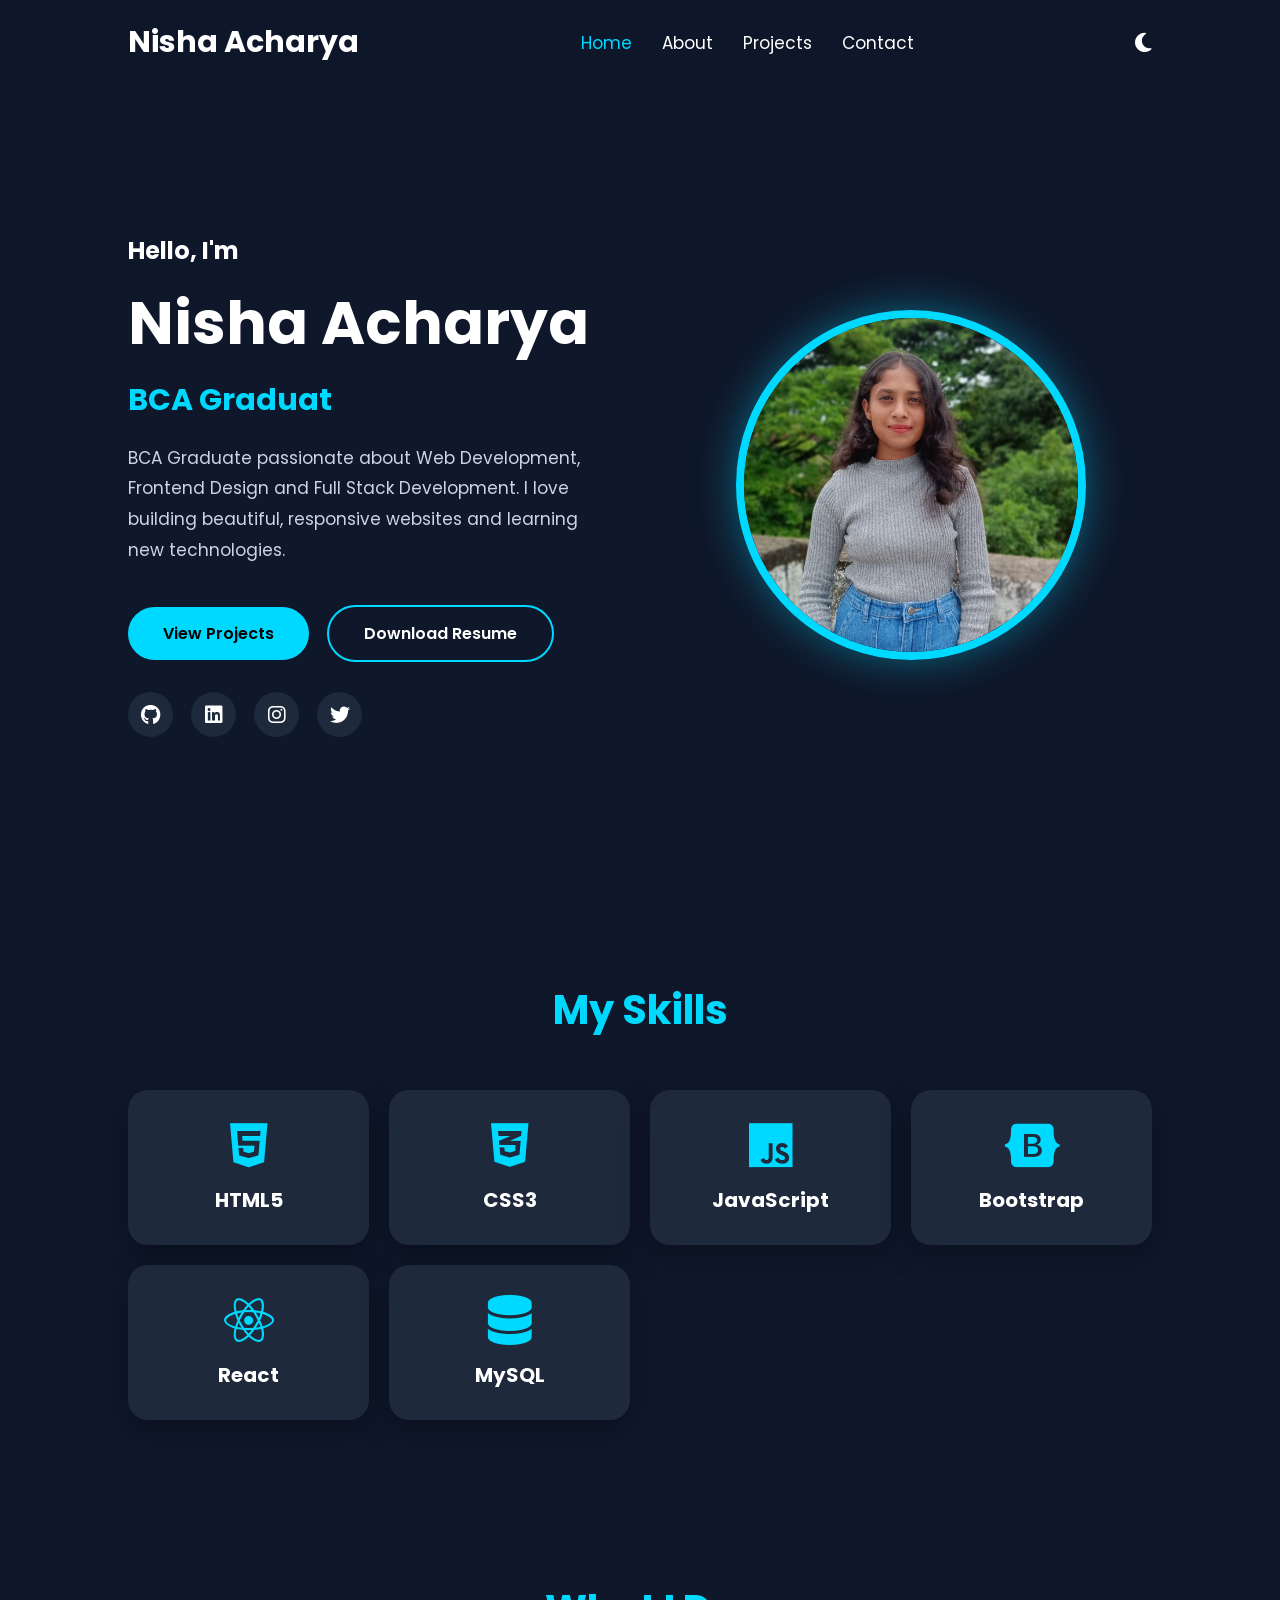
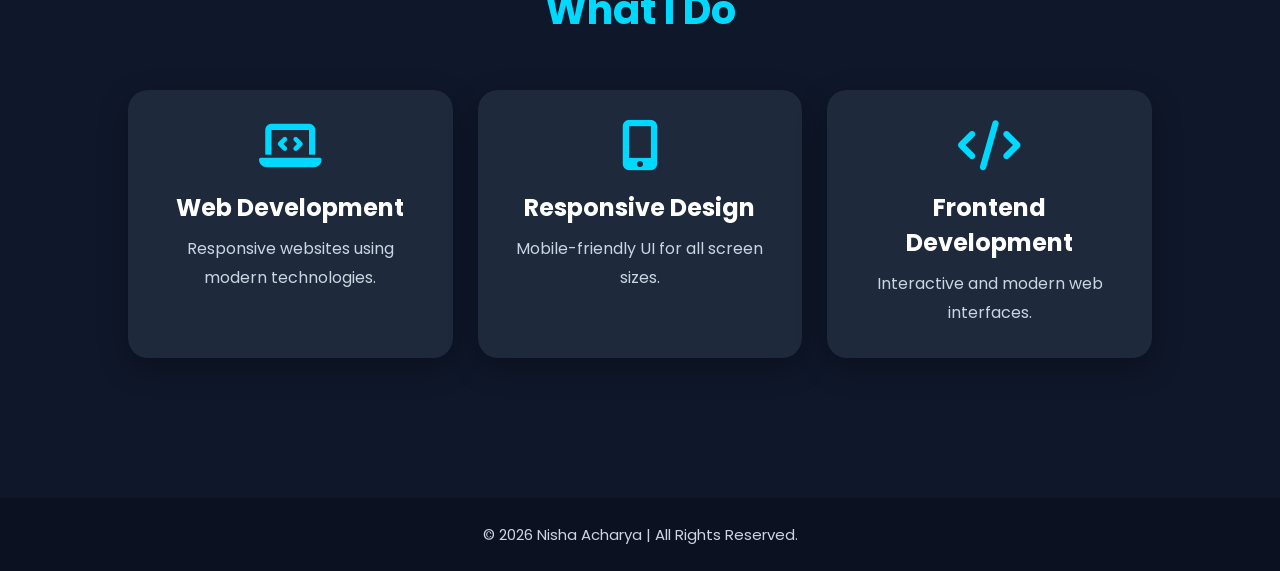
<file: index.html>
<!DOCTYPE html>
<html lang="en">

<head>
    <meta charset="UTF-8">
    <meta name="viewport" content="width=device-width, initial-scale=1.0">
    <title>Nisha Acharya | Portfolio</title>

    <!-- CSS -->
    <link rel="stylesheet" href="css/style.css">

    <!-- Font Awesome -->
    <link rel="stylesheet"
        href="https://cdnjs.cloudflare.com/ajax/libs/font-awesome/6.5.2/css/all.min.css">

    <!-- Google Fonts -->
    <link href="https://fonts.googleapis.com/css2?family=Poppins:wght@300;400;500;600;700&display=swap"
        rel="stylesheet">
</head>

<body>

    <!-- Header -->
    <header class="header">

        <a href="index.html" class="logo">
            Nisha Acharya<span></span>
        </a>

        <nav class="navbar">

            <a href="index.html" class="active">Home</a>
            <a href="about.html">About</a>
            <a href="projects.html">Projects</a>
            <a href="contact.html">Contact</a>

        </nav>

        <div class="icons">

            <i class="fas fa-moon" id="theme-btn"></i>

            <i class="fas fa-bars" id="menu-btn"></i>

        </div>

    </header>

    <!-- Hero Section -->

    <section class="home">

        <div class="content">

            <h3>Hello, I'm</h3>

            <h1>Nisha Acharya</h1>

            <h2>
                <span id="typing"></span>
            </h2>

            <p>

                BCA Graduate passionate about Web Development,
                Frontend Design and Full Stack Development.
                I love building beautiful, responsive websites
                and learning new technologies.

            </p>

            <div class="buttons">

                <a href="projects.html" class="btn">
                    View Projects
                </a>

                <a href="assets/resume.pdf" class="btn2" download>
                    Download Resume
                </a>

            </div>

            <div class="social">

                <a href="#"><i class="fab fa-github"></i></a>

                <a href="#"><i class="fab fa-linkedin"></i></a>

                <a href="#"><i class="fab fa-instagram"></i></a>

                <a href="#"><i class="fab fa-twitter"></i></a>

            </div>

        </div>

        <div class="image">

            <img src="images/profile.jpg" alt="Profile">

        </div>

    </section>

    <!-- Skills -->

    <section class="skills">

        <h2 class="heading">
            My Skills
        </h2>

        <div class="skill-container">

            <div class="skill-box">
                <i class="fab fa-html5"></i>
                <h3>HTML5</h3>
            </div>

            <div class="skill-box">
                <i class="fab fa-css3-alt"></i>
                <h3>CSS3</h3>
            </div>

            <div class="skill-box">
                <i class="fab fa-js"></i>
                <h3>JavaScript</h3>
            </div>

            <div class="skill-box">
                <i class="fab fa-bootstrap"></i>
                <h3>Bootstrap</h3>
            </div>

            <div class="skill-box">
                <i class="fab fa-react"></i>
                <h3>React</h3>
            </div>

            <div class="skill-box">
                <i class="fas fa-database"></i>
                <h3>MySQL</h3>
            </div>

        </div>

    </section>

    <!-- Services -->

    <section class="services">

        <h2 class="heading">
            What I Do
        </h2>

        <div class="service-container">

            <div class="service-box">

                <i class="fas fa-laptop-code"></i>

                <h3>Web Development</h3>

                <p>

                    Responsive websites using modern technologies.

                </p>

            </div>

            <div class="service-box">

                <i class="fas fa-mobile-alt"></i>

                <h3>Responsive Design</h3>

                <p>

                    Mobile-friendly UI for all screen sizes.

                </p>

            </div>

            <div class="service-box">

                <i class="fas fa-code"></i>

                <h3>Frontend Development</h3>

                <p>

                    Interactive and modern web interfaces.

                </p>

            </div>

        </div>

    </section>

    <!-- Footer -->

    <footer>

        <p>

            © 2026 Nisha Acharya | All Rights Reserved.

        </p>

    </footer>

    <!-- JavaScript -->

    <script src="js/script.js"></script>

</body>

</html>
</file>
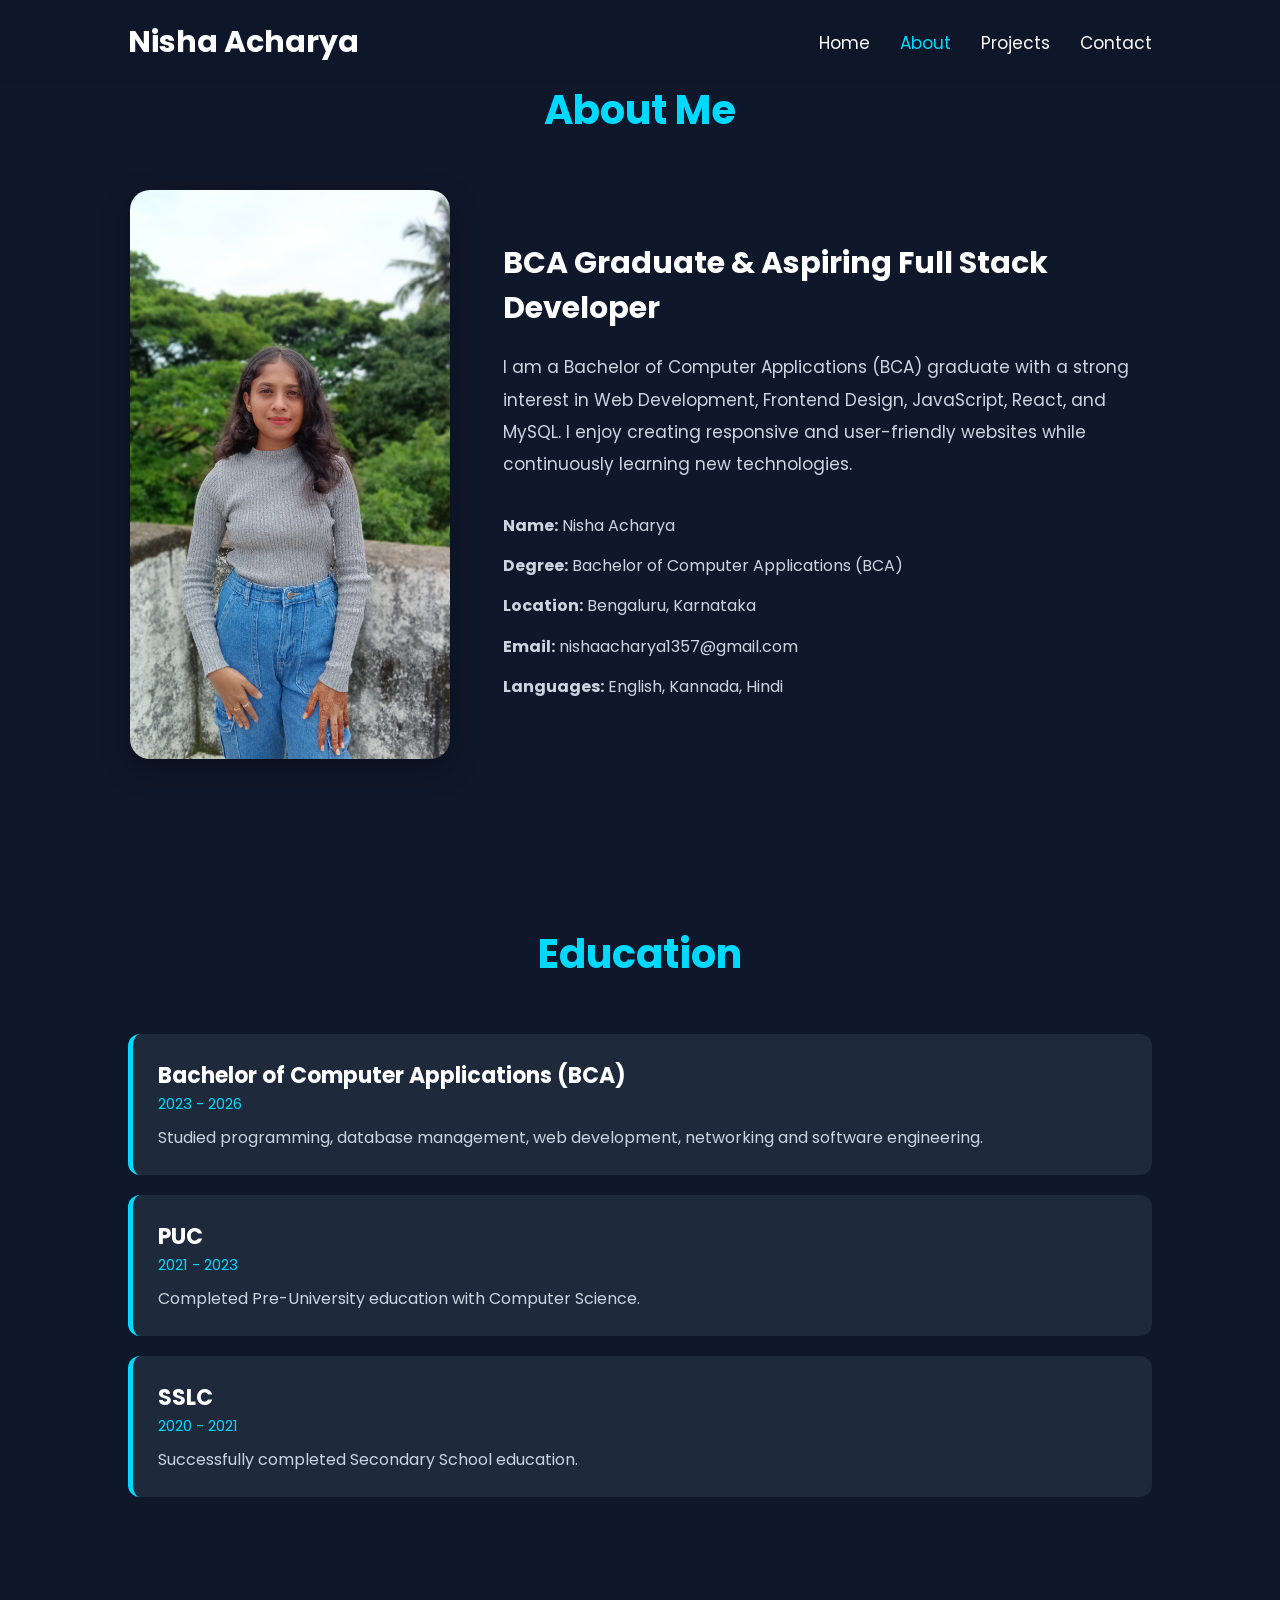
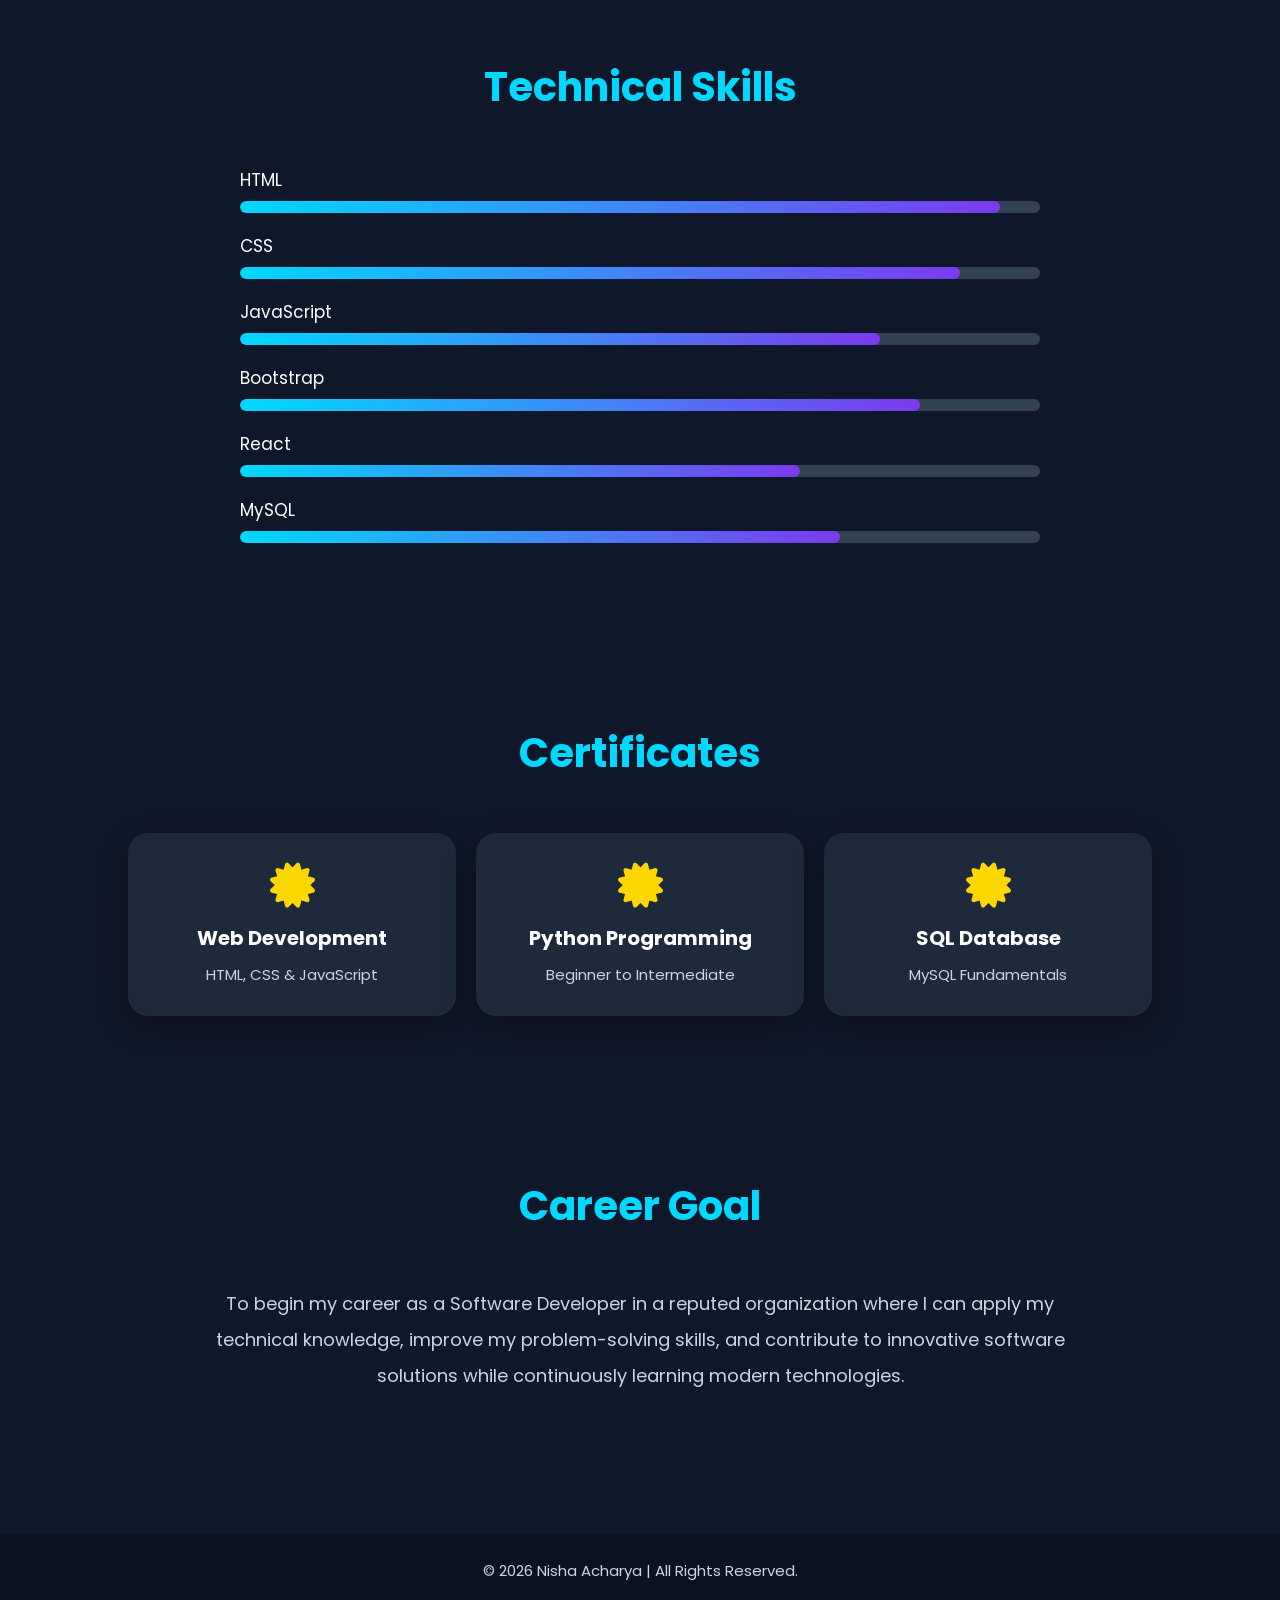
<file: about.html>
<!DOCTYPE html>
<html lang="en">

<head>
    <meta charset="UTF-8">
    <meta name="viewport" content="width=device-width, initial-scale=1.0">
    <title>About | Nisha Acharya</title>

    <link rel="stylesheet" href="css/style.css">

    <link rel="stylesheet"
        href="https://cdnjs.cloudflare.com/ajax/libs/font-awesome/6.5.2/css/all.min.css">
</head>

<body>

<header class="header">

    <a href="index.html" class="logo">Nisha Acharya<span></span></a>

    <nav class="navbar">
        <a href="index.html">Home</a>
        <a href="about.html" class="active">About</a>
        <a href="projects.html">Projects</a>
        <a href="contact.html">Contact</a>
    </nav>

</header>

<section class="about-page">

    <h1 class="heading">About Me</h1>

    <div class="about-container">

        <div class="about-image">
            <img src="images/profile.jpg" alt="Profile">
        </div>

        <div class="about-content">

            <h2>BCA Graduate & Aspiring Full Stack Developer</h2>

            <p>
                I am a Bachelor of Computer Applications (BCA) graduate with a
                strong interest in Web Development, Frontend Design, JavaScript,
                React, and MySQL. I enjoy creating responsive and user-friendly
                websites while continuously learning new technologies.
            </p>

            <div class="personal-info">

                <p><strong>Name:</strong> Nisha Acharya</p>
                <p><strong>Degree:</strong> Bachelor of Computer Applications (BCA)</p>
                <p><strong>Location:</strong> Bengaluru, Karnataka</p>
                <p><strong>Email:</strong> nishaacharya1357@gmail.com</p>
                <p><strong>Languages:</strong> English, Kannada, Hindi</p>

            </div>

        </div>

    </div>

</section>

<section class="education">

    <h2 class="heading">Education</h2>

    <div class="timeline">

        <div class="timeline-box">
            <h3>Bachelor of Computer Applications (BCA)</h3>
            <span>2023 - 2026</span>
            <p>Studied programming, database management, web development, networking and software engineering.</p>
        </div>

        <div class="timeline-box">
            <h3>PUC</h3>
            <span>2021 - 2023</span>
            <p>Completed Pre-University education with Computer Science.</p>
        </div>

        <div class="timeline-box">
            <h3>SSLC</h3>
            <span>2020 - 2021</span>
            <p>Successfully completed Secondary School education.</p>
        </div>

    </div>

</section>

<section class="technical-skills">

<h2 class="heading">Technical Skills</h2>

<div class="skill-bars">

<div class="bar">
<p>HTML</p>
<div class="progress"><span style="width:95%"></span></div>
</div>

<div class="bar">
<p>CSS</p>
<div class="progress"><span style="width:90%"></span></div>
</div>

<div class="bar">
<p>JavaScript</p>
<div class="progress"><span style="width:80%"></span></div>
</div>

<div class="bar">
<p>Bootstrap</p>
<div class="progress"><span style="width:85%"></span></div>
</div>

<div class="bar">
<p>React</p>
<div class="progress"><span style="width:70%"></span></div>
</div>

<div class="bar">
<p>MySQL</p>
<div class="progress"><span style="width:75%"></span></div>
</div>

</div>

</section>

<section class="certificates">

<h2 class="heading">Certificates</h2>

<div class="certificate-container">

<div class="certificate-box">
<i class="fas fa-certificate"></i>
<h3>Web Development</h3>
<p>HTML, CSS & JavaScript</p>
</div>

<div class="certificate-box">
<i class="fas fa-certificate"></i>
<h3>Python Programming</h3>
<p>Beginner to Intermediate</p>
</div>

<div class="certificate-box">
<i class="fas fa-certificate"></i>
<h3>SQL Database</h3>
<p>MySQL Fundamentals</p>
</div>

</div>

</section>

<section class="goals">

<h2 class="heading">Career Goal</h2>

<p class="goal-text">

To begin my career as a Software Developer in a reputed organization where I can apply my technical knowledge, improve my problem-solving skills, and contribute to innovative software solutions while continuously learning modern technologies.

</p>

</section>

<footer>

<p>© 2026 Nisha Acharya | All Rights Reserved.</p>

</footer>

<script src="js/script.js"></script>

</body>

</html>
</file>
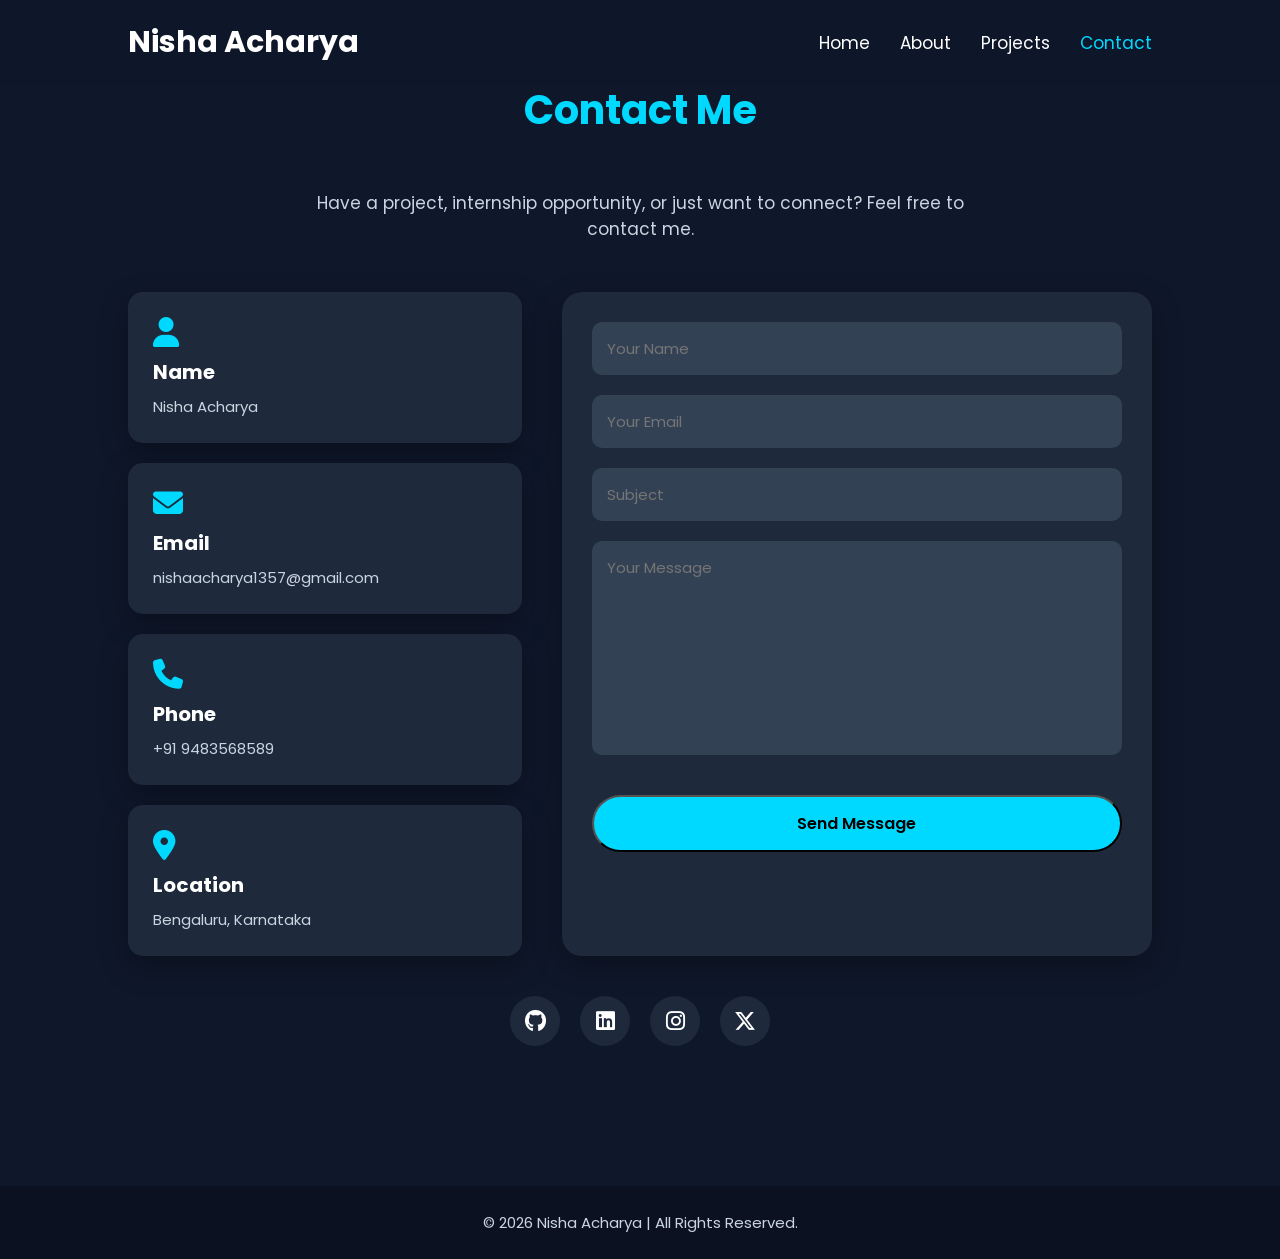
<file: contact.html>
<!DOCTYPE html>
<html lang="en">
<head>
    <meta charset="UTF-8">
    <meta name="viewport" content="width=device-width, initial-scale=1.0">
    <title>Contact | Nisha Acharya</title>

    <link rel="stylesheet" href="css/style.css">

    <link rel="stylesheet"
    href="https://cdnjs.cloudflare.com/ajax/libs/font-awesome/6.5.2/css/all.min.css">
</head>
<body>

<header class="header">

    <a href="index.html" class="logo">
        Nisha Acharya<span></span>
    </a>

    <nav class="navbar">
        <a href="index.html">Home</a>
        <a href="about.html">About</a>
        <a href="projects.html">Projects</a>
        <a href="contact.html" class="active">Contact</a>
    </nav>

</header>

<section class="contact">

<h1 class="heading">Contact Me</h1>

<p class="contact-text">
Have a project, internship opportunity, or just want to connect?
Feel free to contact me.
</p>

<div class="contact-container">

<div class="contact-info">

<div class="info-box">
<i class="fas fa-user"></i>
<h3>Name</h3>
<p>Nisha Acharya</p>
</div>

<div class="info-box">
<i class="fas fa-envelope"></i>
<h3>Email</h3>
<p>nishaacharya1357@gmail.com</p>
</div>

<div class="info-box">
<i class="fas fa-phone"></i>
<h3>Phone</h3>
<p>+91 9483568589</p>
</div>

<div class="info-box">
<i class="fas fa-location-dot"></i>
<h3>Location</h3>
<p>Bengaluru, Karnataka</p>
</div>

</div>

<div class="contact-form">

<form>

<input type="text"
placeholder="Your Name"
required>

<input type="email"
placeholder="Your Email"
required>

<input type="text"
placeholder="Subject"
required>

<textarea
rows="8"
placeholder="Your Message"
required></textarea>

<button type="submit" class="btn">
Send Message
</button>

</form>

</div>

</div>

<div class="social-links">

<a href="#">
<i class="fab fa-github"></i>
</a>

<a href="#">
<i class="fab fa-linkedin"></i>
</a>

<a href="#">
<i class="fab fa-instagram"></i>
</a>

<a href="#">
<i class="fab fa-x-twitter"></i>
</a>

</div>

</section>

<footer>

<p>
© 2026 Nisha Acharya | All Rights Reserved.
</p>

</footer>

<script src="js/script.js"></script>

</body>
</html>
</file>
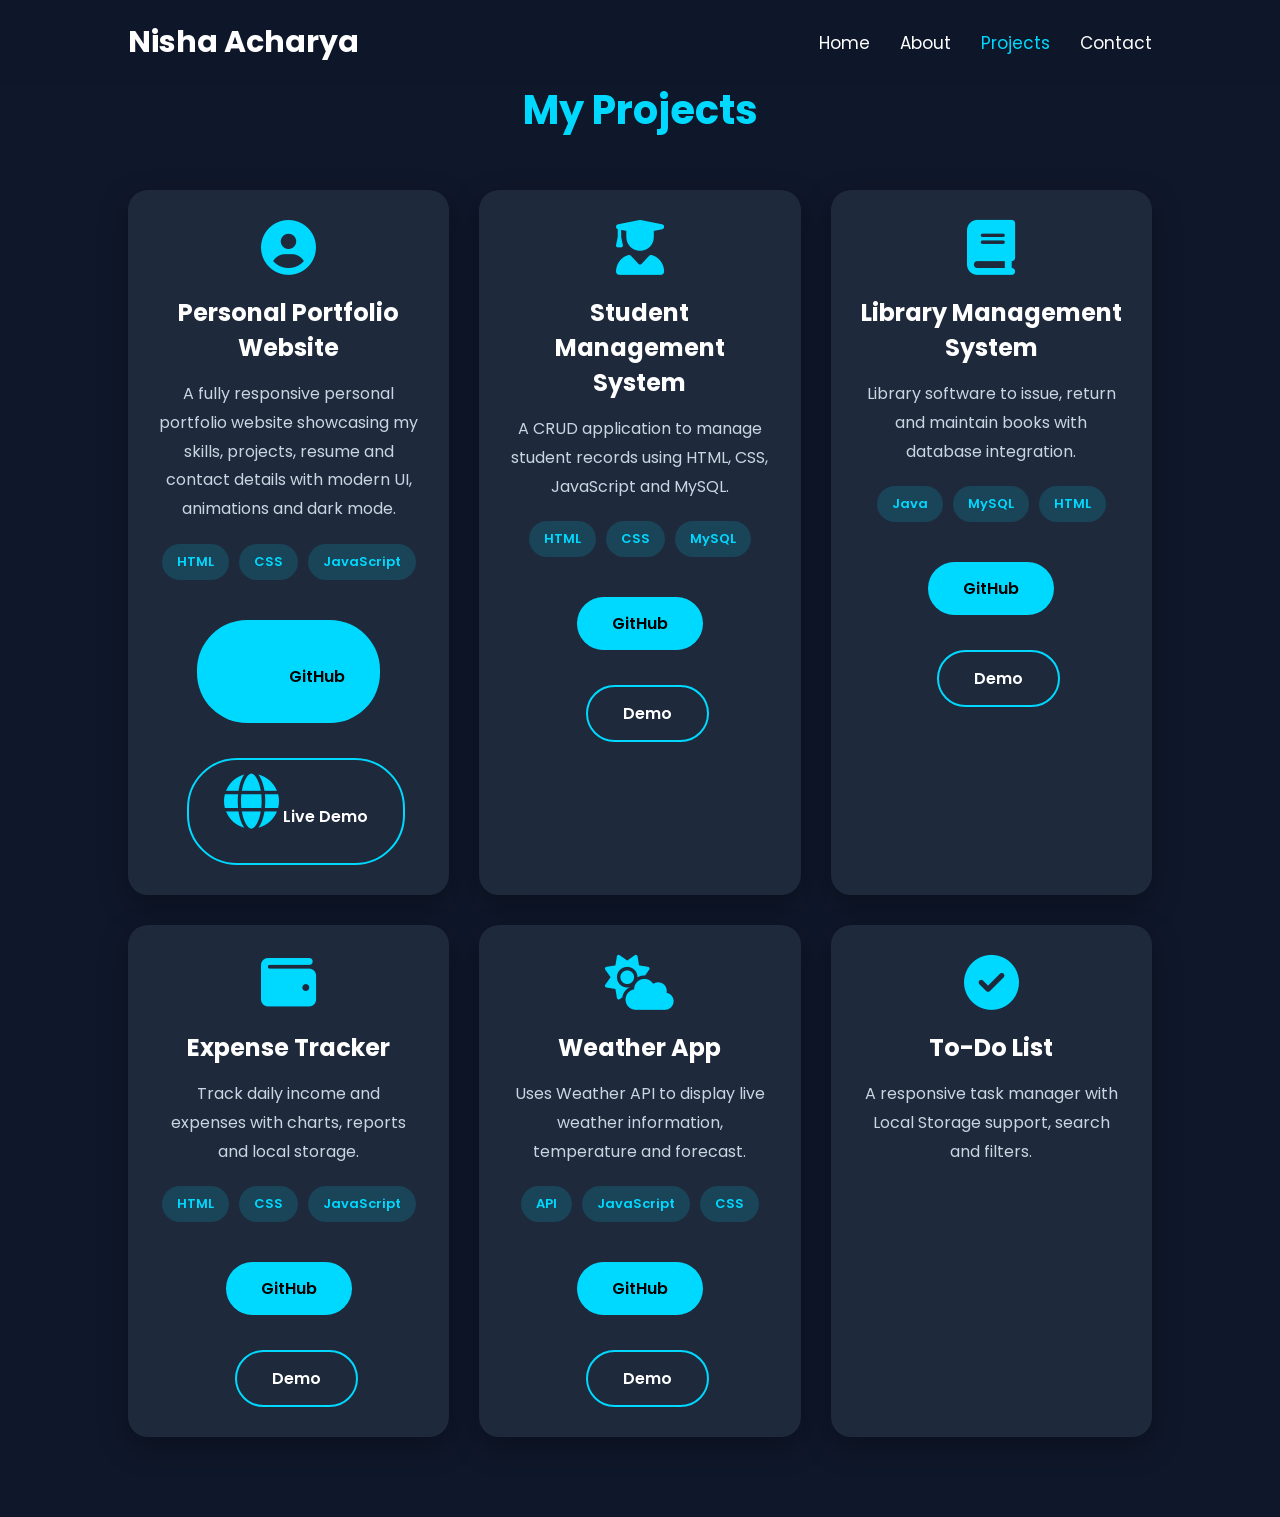
<file: projects.html>
<!DOCTYPE html>
<html lang="en">
<head>
    <meta charset="UTF-8">
    <meta name="viewport" content="width=device-width, initial-scale=1.0">
    <title>Projects | Nisha Acharya</title>

    <link rel="stylesheet" href="css/style.css">

    <link rel="stylesheet"
    href="https://cdnjs.cloudflare.com/ajax/libs/font-awesome/6.5.2/css/all.min.css">
</head>

<body>

<header class="header">

    <a href="index.html" class="logo">
        Nisha Acharya<span></span>
    </a>

    <nav class="navbar">

        <a href="index.html">Home</a>
        <a href="about.html">About</a>
        <a href="projects.html" class="active">Projects</a>
        <a href="contact.html">Contact</a>

    </nav>

</header>

<section class="projects">

<h1 class="heading">My Projects</h1>

<div class="project-container">

<!-- Project 1 -->

<div class="project-card">

<i class="fas fa-user-circle"></i>

<h2>Personal Portfolio Website</h2>

<p>
A fully responsive personal portfolio website showcasing my
skills, projects, resume and contact details with modern UI,
animations and dark mode.
</p>

<div class="tech">

<span>HTML</span>

<span>CSS</span>

<span>JavaScript</span>

</div>

<div class="buttons">

<a href="#" class="btn">
<i class="fab fa-github"></i>
GitHub
</a>

<a href="#" class="btn2">
<i class="fas fa-globe"></i>
Live Demo
</a>

</div>

</div>

<!-- Project 2 -->

<div class="project-card">

<i class="fas fa-user-graduate"></i>

<h2>Student Management System</h2>

<p>

A CRUD application to manage student records using HTML,
CSS, JavaScript and MySQL.

</p>

<div class="tech">

<span>HTML</span>

<span>CSS</span>

<span>MySQL</span>

</div>

<div class="buttons">

<a href="#" class="btn">
GitHub
</a>

<a href="#" class="btn2">
Demo
</a>

</div>

</div>

<!-- Project 3 -->

<div class="project-card">

<i class="fas fa-book"></i>

<h2>Library Management System</h2>

<p>

Library software to issue, return and maintain books with
database integration.

</p>

<div class="tech">

<span>Java</span>

<span>MySQL</span>

<span>HTML</span>

</div>

<div class="buttons">

<a href="#" class="btn">
GitHub
</a>

<a href="#" class="btn2">
Demo
</a>

</div>

</div>

<!-- Project 4 -->

<div class="project-card">

<i class="fas fa-wallet"></i>

<h2>Expense Tracker</h2>

<p>

Track daily income and expenses with charts, reports and
local storage.

</p>

<div class="tech">

<span>HTML</span>

<span>CSS</span>

<span>JavaScript</span>

</div>

<div class="buttons">

<a href="#" class="btn">
GitHub
</a>

<a href="#" class="btn2">
Demo
</a>

</div>

</div>

<!-- Project 5 -->

<div class="project-card">

<i class="fas fa-cloud-sun"></i>

<h2>Weather App</h2>

<p>

Uses Weather API to display live weather information,
temperature and forecast.

</p>

<div class="tech">

<span>API</span>

<span>JavaScript</span>

<span>CSS</span>

</div>

<div class="buttons">

<a href="#" class="btn">
GitHub
</a>

<a href="#" class="btn2">
Demo
</a>

</div>

</div>

<!-- Project 6 -->

<div class="project-card">

<i class="fas fa-check-circle"></i>

<h2>To-Do List</h2>

<p>

A responsive task manager with Local Storage support,
search and filters.

</p>

<div class="tech
</file>
<file: css/style.css>
/* ==========================================
   GOOGLE FONT
========================================== */
@import url('https://fonts.googleapis.com/css2?family=Poppins:wght@300;400;500;600;700;800&display=swap');

/* ==========================================
   RESET
========================================== */

*{
    margin:0;
    padding:0;
    box-sizing:border-box;
    font-family:'Poppins',sans-serif;
    scroll-behavior:smooth;
}

html{
    font-size:62.5%;
}

body{
    background:#0f172a;
    color:#fff;
    overflow-x:hidden;
    transition:.4s;
}

body.light-mode{
    background:#f4f4f4;
    color:#222;
}

/* ==========================================
   VARIABLES
========================================== */

:root{
    --primary:#00d9ff;
    --secondary:#7c3aed;
    --dark:#0f172a;
    --card:#1e293b;
    --white:#ffffff;
    --gray:#cbd5e1;
    --shadow:0 10px 30px rgba(0,0,0,.3);
}

/* ==========================================
   SCROLLBAR
========================================== */

::-webkit-scrollbar{
    width:10px;
}

::-webkit-scrollbar-track{
    background:#111827;
}

::-webkit-scrollbar-thumb{
    background:var(--primary);
    border-radius:10px;
}

/* ==========================================
   HEADER
========================================== */

.header{
    position:fixed;
    top:0;
    left:0;
    width:100%;
    padding:2rem 10%;
    display:flex;
    justify-content:space-between;
    align-items:center;
    backdrop-filter:blur(12px);
    background:rgba(15,23,42,.85);
    z-index:1000;
}

.logo{
    font-size:3rem;
    color:white;
    text-decoration:none;
    font-weight:700;
}

.logo span{
    color:var(--primary);
}

.navbar{
    display:flex;
    gap:3rem;
}

.navbar a{
    color:white;
    text-decoration:none;
    font-size:1.7rem;
    transition:.3s;
}

.navbar a:hover,
.navbar .active{
    color:var(--primary);
}

.icons{
    display:flex;
    gap:2rem;
}

.icons i{
    font-size:2.2rem;
    cursor:pointer;
    color:white;
}

/* ==========================================
   BUTTONS
========================================== */

.btn,
.btn2{

display:inline-block;
padding:14px 35px;
margin-top:20px;
font-size:1.6rem;
border-radius:50px;
text-decoration:none;
transition:.4s;
font-weight:600;

}

.btn{
background:var(--primary);
color:#000;
}

.btn:hover{

transform:translateY(-5px);
box-shadow:0 10px 25px rgba(0,217,255,.5);

}

.btn2{

border:2px solid var(--primary);
color:white;
margin-left:15px;

}

.btn2:hover{

background:var(--primary);
color:black;

}

/* ==========================================
   HOME
========================================== */

.home{

min-height:100vh;
display:flex;
justify-content:space-between;
align-items:center;
padding:12rem 10% 5rem;
gap:60px;

}

.content{

flex:1;

}

.content h3{

font-size:2.4rem;

}

.content h1{

font-size:6rem;
margin:10px 0;

}

.content h2{

font-size:3rem;
color:var(--primary);

}

.content p{

font-size:1.7rem;
line-height:1.8;
margin:20px 0;
color:var(--gray);

}

/* ==========================================
   PROFILE IMAGE
========================================== */

.image{

flex:1;
display:flex;
justify-content:center;

}

.image img{

width:350px;
height:350px;
border-radius:50%;
object-fit:cover;
border:8px solid var(--primary);
box-shadow:0 0 40px rgba(0,217,255,.4);
transition:.4s;

}

.image img:hover{

transform:scale(1.05);

}

/* ==========================================
   SOCIAL ICONS
========================================== */

.social{

margin-top:30px;

}

.social a{

display:inline-flex;
justify-content:center;
align-items:center;
width:45px;
height:45px;
margin-right:15px;
border-radius:50%;
background:#1e293b;
color:white;
text-decoration:none;
font-size:20px;
transition:.4s;

}

.social a:hover{

background:var(--primary);
color:black;
transform:translateY(-8px);

}
/* ==========================================
   COMMON SECTION STYLES
========================================== */

section{
    padding:8rem 10%;
}

.heading{
    text-align:center;
    font-size:4rem;
    margin-bottom:5rem;
    color:var(--primary);
}

/* ==========================================
   SKILLS SECTION
========================================== */

.skill-container{
    display:grid;
    grid-template-columns:repeat(auto-fit,minmax(220px,1fr));
    gap:2rem;
}

.skill-box{
    background:var(--card);
    padding:3rem;
    border-radius:20px;
    text-align:center;
    box-shadow:var(--shadow);
    transition:.4s;
}

.skill-box:hover{
    transform:translateY(-10px);
    border:2px solid var(--primary);
}

.skill-box i{
    font-size:5rem;
    color:var(--primary);
    margin-bottom:1.5rem;
}

.skill-box h3{
    font-size:2rem;
}

/* ==========================================
   SERVICES SECTION
========================================== */

.service-container{
    display:grid;
    grid-template-columns:repeat(auto-fit,minmax(280px,1fr));
    gap:2.5rem;
}

.service-box{
    background:var(--card);
    padding:3rem;
    border-radius:20px;
    text-align:center;
    transition:.4s;
    box-shadow:var(--shadow);
}

.service-box:hover{
    transform:translateY(-10px);
}

.service-box i{
    font-size:5rem;
    color:var(--primary);
    margin-bottom:2rem;
}

.service-box h3{
    font-size:2.4rem;
    margin-bottom:1rem;
}

.service-box p{
    font-size:1.6rem;
    color:var(--gray);
    line-height:1.8;
}

/* ==========================================
   ABOUT PAGE
========================================== */

.about-container{
    display:flex;
    align-items:center;
    gap:5rem;
    flex-wrap:wrap;
}

.about-image{
    flex:1;
    text-align:center;
}

.about-image img{
    width:320px;
    border-radius:20px;
    box-shadow:var(--shadow);
}

.about-content{
    flex:2;
}

.about-content h2{
    font-size:3rem;
    margin-bottom:2rem;
}

.about-content p{
    font-size:1.7rem;
    line-height:1.9;
    color:var(--gray);
}

.personal-info{
    margin-top:3rem;
}

.personal-info p{
    margin:1rem 0;
    font-size:1.6rem;
}

/* ==========================================
   EDUCATION TIMELINE
========================================== */

.timeline{
    display:flex;
    flex-direction:column;
    gap:2rem;
}

.timeline-box{
    background:var(--card);
    padding:2.5rem;
    border-left:5px solid var(--primary);
    border-radius:12px;
    transition:.3s;
}

.timeline-box:hover{
    transform:translateX(10px);
}

.timeline-box h3{
    font-size:2.2rem;
}

.timeline-box span{
    color:var(--primary);
    font-size:1.5rem;
}

.timeline-box p{
    margin-top:1rem;
    font-size:1.6rem;
    color:var(--gray);
}

/* ==========================================
   PROGRESS BARS
========================================== */

.skill-bars{
    max-width:800px;
    margin:auto;
}

.bar{
    margin-bottom:2rem;
}

.bar p{
    font-size:1.7rem;
    margin-bottom:.8rem;
}

.progress{
    width:100%;
    height:12px;
    background:#334155;
    border-radius:20px;
    overflow:hidden;
}

.progress span{
    display:block;
    height:100%;
    background:linear-gradient(90deg,var(--primary),var(--secondary));
    border-radius:20px;
}

/* ==========================================
   CERTIFICATES
========================================== */

.certificate-container{
    display:grid;
    grid-template-columns:repeat(auto-fit,minmax(250px,1fr));
    gap:2rem;
}

.certificate-box{
    background:var(--card);
    padding:3rem;
    border-radius:20px;
    text-align:center;
    transition:.4s;
    box-shadow:var(--shadow);
}

.certificate-box:hover{
    transform:translateY(-8px);
}

.certificate-box i{
    font-size:4.5rem;
    color:gold;
    margin-bottom:1.5rem;
}

.certificate-box h3{
    font-size:2rem;
    margin-bottom:1rem;
}

.certificate-box p{
    font-size:1.5rem;
    color:var(--gray);
}

/* ==========================================
   CAREER GOAL
========================================== */

.goal-text{
    max-width:900px;
    margin:auto;
    text-align:center;
    font-size:1.8rem;
    line-height:2;
    color:var(--gray);
}

/* ==========================================
   PROJECTS SECTION
========================================== */

.projects{
    padding:8rem 10%;
}

.project-container{
    display:grid;
    grid-template-columns:repeat(auto-fit,minmax(320px,1fr));
    gap:30px;
}

.project-card{
    background:var(--card);
    border-radius:20px;
    padding:30px;
    text-align:center;
    transition:.4s ease;
    box-shadow:var(--shadow);
}

.project-card:hover{
    transform:translateY(-12px);
    border:2px solid var(--primary);
}

.project-card i{
    font-size:55px;
    color:var(--primary);
    margin-bottom:20px;
}

.project-card h2{
    font-size:2.4rem;
    margin-bottom:15px;
}

.project-card p{
    font-size:1.6rem;
    color:var(--gray);
    line-height:1.8;
    margin-bottom:20px;
}

.tech{
    display:flex;
    flex-wrap:wrap;
    justify-content:center;
    gap:10px;
    margin-bottom:20px;
}

.tech span{
    background:rgba(0,217,255,.15);
    color:var(--primary);
    padding:8px 15px;
    border-radius:30px;
    font-size:1.3rem;
    font-weight:600;
}

.project-card .buttons{
    display:flex;
    justify-content:center;
    gap:15px;
    flex-wrap:wrap;
}

/* ==========================================
   CONTACT SECTION
========================================== */

.contact-text{
    text-align:center;
    max-width:700px;
    margin:0 auto 50px;
    font-size:1.7rem;
    color:var(--gray);
}

.contact-container{
    display:grid;
    grid-template-columns:1fr 1.5fr;
    gap:40px;
}

.contact-info{
    display:flex;
    flex-direction:column;
    gap:20px;
}

.info-box{
    background:var(--card);
    padding:25px;
    border-radius:15px;
    box-shadow:var(--shadow);
    transition:.3s;
}

.info-box:hover{
    transform:translateX(8px);
}

.info-box i{
    font-size:30px;
    color:var(--primary);
    margin-bottom:10px;
}

.info-box h3{
    font-size:2rem;
    margin-bottom:8px;
}

.info-box p{
    font-size:1.5rem;
    color:var(--gray);
}

.contact-form{
    background:var(--card);
    padding:30px;
    border-radius:20px;
    box-shadow:var(--shadow);
}

.contact-form form{
    display:flex;
    flex-direction:column;
    gap:20px;
}

.contact-form input,
.contact-form textarea{
    width:100%;
    padding:15px;
    border:none;
    outline:none;
    border-radius:10px;
    background:#334155;
    color:#fff;
    font-size:1.5rem;
}

.contact-form textarea{
    resize:none;
}

/* ==========================================
   SOCIAL LINKS
========================================== */

.social-links{
    margin-top:40px;
    display:flex;
    justify-content:center;
    gap:20px;
}

.social-links a{
    width:50px;
    height:50px;
    border-radius:50%;
    display:flex;
    align-items:center;
    justify-content:center;
    background:var(--card);
    color:#fff;
    font-size:22px;
    text-decoration:none;
    transition:.3s;
}

.social-links a:hover{
    background:var(--primary);
    color:#000;
    transform:translateY(-6px);
}

/* ==========================================
   FOOTER
========================================== */

footer{
    background:#0b1120;
    padding:25px;
    text-align:center;
    margin-top:60px;
}

footer p{
    font-size:1.5rem;
    color:var(--gray);
}
/* ==========================================
   ANIMATIONS
========================================== */

@keyframes fadeUp {
    from {
        opacity: 0;
        transform: translateY(40px);
    }
    to {
        opacity: 1;
        transform: translateY(0);
    }
}

.home,
.about-page,
.projects,
.contact,
.skills,
.services,
.education,
.certificates,
.goals {
    animation: fadeUp 1s ease;
}

/* ==========================================
   DARK MODE
========================================== */

body.light-mode {
    background: #f5f5f5;
    color: #222;
}

body.light-mode .header {
    background: rgba(255,255,255,.95);
}

body.light-mode .logo,
body.light-mode .navbar a,
body.light-mode .icons i {
    color: #222;
}

body.light-mode .skill-box,
body.light-mode .service-box,
body.light-mode .timeline-box,
body.light-mode .certificate-box,
body.light-mode .project-card,
body.light-mode .contact-form,
body.light-mode .info-box {
    background: #ffffff;
    color: #222;
}

body.light-mode .project-card p,
body.light-mode .service-box p,
body.light-mode .goal-text,
body.light-mode .timeline-box p,
body.light-mode .contact-text,
body.light-mode .info-box p,
body.light-mode .about-content p {
    color: #555;
}

/* ==========================================
   MOBILE MENU
========================================== */

#menu-btn {
    display: none;
}

/* ==========================================
   RESPONSIVE
========================================== */

@media (max-width:991px){

html{
    font-size:55%;
}

.header{
    padding:2rem 5%;
}

section{
    padding:8rem 5%;
}

.home{
    flex-direction:column-reverse;
    text-align:center;
}

.about-container{
    flex-direction:column;
}

.contact-container{
    grid-template-columns:1fr;
}

}

@media (max-width:768px){

#menu-btn{
    display:block;
}

.navbar{

position:absolute;
top:100%;
left:0;
width:100%;
background:#111827;
display:none;
flex-direction:column;
padding:2rem;

}

.navbar.active{
    display:flex;
}

.navbar a{
    margin:1rem 0;
    font-size:2rem;
}

.content h1{
    font-size:4.5rem;
}

.content h2{
    font-size:2.5rem;
}

.image img{
    width:260px;
    height:260px;
}

.buttons{
    display:flex;
    flex-direction:column;
    gap:15px;
    align-items:center;
}

.btn2{
    margin-left:0;
}

}

@media (max-width:480px){

html{
    font-size:50%;
}

.heading{
    font-size:3.2rem;
}

.content h1{
    font-size:3.8rem;
}

.content p{
    font-size:1.5rem;
}

.project-container,
.skill-container,
.service-container,
.certificate-container{
    grid-template-columns:1fr;
}

}
</file>
